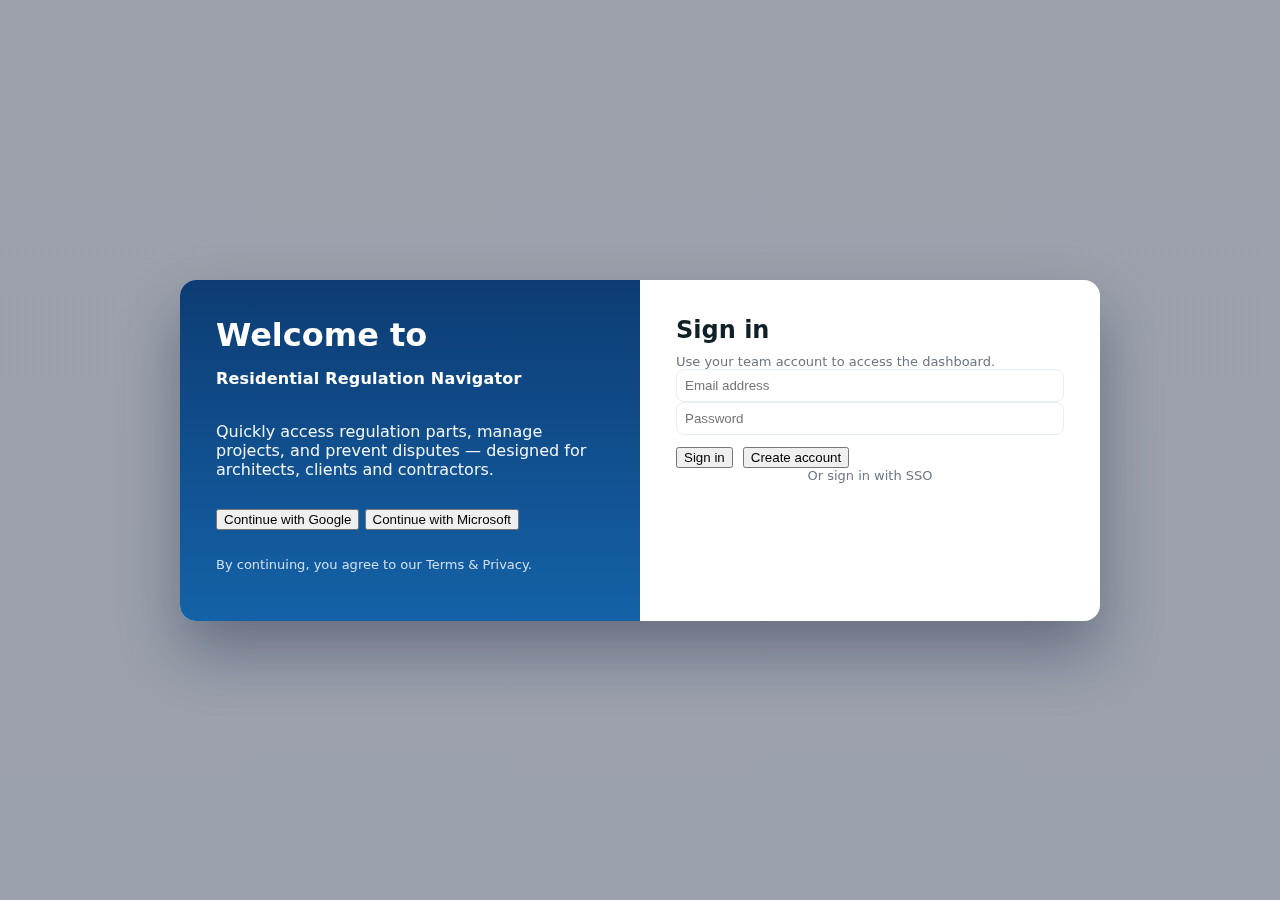
<file: index.html>
<!doctype html>
<html lang="en">
<head>
  <meta charset="utf-8" />
  <meta name="viewport" content="width=device-width,initial-scale=1" />
  <title>Residential Regulation Navigator — Prototype</title>
  <link rel="stylesheet" href="style.css" />
</head>
<body>

<!-- AUTH MODAL -->
<div id="auth" class="auth-modal">
  <div class="auth-card">
    <div class="auth-left">
      <h1>Welcome to<br><span class="brand">Residential Regulation Navigator</span></h1>
      <p class="lead">Quickly access regulation parts, manage projects, and prevent disputes — designed for architects, clients and contractors.</p>
      <div class="socials">
        <button class="alt" onclick="social('google')">Continue with Google</button>
        <button class="alt" onclick="social('microsoft')">Continue with Microsoft</button>
      </div>
      <p class="small">By continuing, you agree to our Terms & Privacy.</p>
    </div>

    <div class="auth-right">
      <div id="signInView">
        <h2>Sign in</h2>
        <p class="muted">Use your team account to access the dashboard.</p>
        <input id="email" placeholder="Email address" type="email" />
        <input id="password" placeholder="Password" type="password" />
        <div class="row">
          <button class="btn-primary" onclick="doLogin()">Sign in</button>
          <button class="alt" onclick="showSignup()">Create account</button>
        </div>
        <p class="muted center">Or sign in with SSO</p>
      </div>

      <div id="signupView" style="display:none">
        <h2>Create account</h2>
        <p class="muted">Create a new team account.</p>
        <input id="su_name" placeholder="Full name" type="text" />
        <input id="su_email" placeholder="Email address" type="email" />
        <input id="su_password" placeholder="Password" type="password" />
        <div class="row">
          <button class="btn-primary" onclick="doSignup()">Create account</button>
          <button class="alt" onclick="showSignin()">Back to sign in</button>
        </div>
      </div>
    </div>
  </div>
</div>

<!-- APP LAYOUT -->
<div id="app" class="app" style="display:none">

  <aside class="sidebar">
    <div class="brandline">
      <div class="brand">Residential Regulation Navigator</div>
      <button class="menu-toggle" aria-label="menu" onclick="/* placeholder */">≡</button>
    </div>

    <div class="small">Team · Project tools</div>

    <nav class="menu">
      <button class="active" data-target="home" onclick="navTo(event)">🏠 Dashboard</button>
      <button data-target="regulation" onclick="navTo(event)">📚 Regulation Navigator</button>
      <button data-target="dispute" onclick="navTo(event)">🛡️ Dispute Prevention</button>
      <button data-target="projects" onclick="navTo(event)">📁 Projects</button>
    </nav>

    <div style="flex:1"></div>

    <div class="profile">
      <div style="font-size:13px">Signed in as</div>
      <div style="text-align:right">
        <div class="avatar">AP</div>
        <div class="small-muted">Alex P. — Designer</div>
      </div>
    </div>
  </aside>

  <main class="main-area">
    <header class="topbar">
      <div class="search"><input placeholder="Search projects, parts or regulations..." /></div>
      <div class="userbox">
        <div class="bell">🔔</div>
        <div class="avatar small">AP</div>
        <button class="logout-btn" onclick="logout()">Logout</button>
      </div>
    </header>

    <section id="content" class="content">
      <!-- HOME / DASHBOARD -->
      <section id="home" class="page-section">
        <div class="grid">
          <div class="card welcome wide">
            <h2>Welcome!</h2>
            <p class="muted">Pick a regulation part to start — or continue a recent project.</p>

            <div class="cards-row">
              <div class="part-card" onclick="openPage('regulation')">
                <div class="icon">📘</div>
                <div class="title">Regulation Navigator</div>
                <div class="desc">Browse Parts & Clauses</div>
              </div>

              <div class="part-card" onclick="openPage('dispute')">
                <div class="icon">🛡️</div>
                <div class="title">Dispute Prevention</div>
                <div class="desc">Duty holder responsibilities & handover</div>
              </div>

              <div class="part-card" onclick="openPage('projects')">
                <div class="icon">📁</div>
                <div class="title">Projects</div>
                <div class="desc">Manage project checklists & exports</div>
              </div>
            </div>
          </div>

          <div class="card">
            <h3>Recent Projects</h3>
            <p class="muted">Quick access to active projects</p>
            <ul class="recent">
              <li><strong>8 Storey New Build</strong> — Part B ongoing</li>
              <li><strong>10 Storey Apartments</strong> — Pre-construction checks</li>
              <li><strong>Loft Conversion</strong> — Handover stage</li>
            </ul>
          </div>

          <div class="card">
            <h3>Regulation Topics</h3>
            <div class="topics">
              <label><input type="checkbox" checked> Fire Safety</label>
              <label><input type="checkbox"> Ventilation</label>
              <label><input type="checkbox"> Energy Efficiency</label>
              <label><input type="checkbox"> Overheating</label>
            </div>
          </div>
        </div>
      </section>

      <!-- REGULATION -->
      <section id="regulation" class="page-section" style="display:none">
        <div class="grid">
          <div class="card narrow">
            <h3>Project Details</h3>
            <div class="project-panel">
              <label>Project activity
                <select><option>New Build</option><option>Refurbishment</option></select>
              </label>
              <label>Number of storeys <input type="number" value="2" /></label>
              <label>External wall
                <select><option>No</option><option>Yes</option></select>
              </label>
              <label>Regulation topics
                <div class="small"><label><input type="checkbox"> Fire Safety</label><label><input type="checkbox"> Ventilation</label></div>
              </label>
            </div>
          </div>

          <div class="card wide">
            <div class="card-head">
              <h3>Regulation Navigator</h3>
              <div class="tabs">
                <button class="active">Programs</button>
                <button>Clause Viewer</button>
                <button>Checklist</button>
              </div>
            </div>

            <p class="muted">Select a part to explore</p>

            <div class="parts-grid">
              <div class="part-tile" onclick="openPart('B')">
                <div class="pt-icon">🔥</div>
                <div class="pt-title">Part B</div>
                <div class="pt-sub">Fire Safety</div>
              </div>

              <div class="part-tile" onclick="openPart('F')">
                <div class="pt-icon">🌬️</div>
                <div class="pt-title">Part F</div>
                <div class="pt-sub">Ventilation</div>
              </div>

              <div class="part-tile" onclick="openPart('L')">
                <div class="pt-icon">⚡</div>
                <div class="pt-title">Part L</div>
                <div class="pt-sub">Energy Efficiency</div>
              </div>

              <div class="part-tile" onclick="openPart('O')">
                <div class="pt-icon">🌡️</div>
                <div class="pt-title">Part O</div>
                <div class="pt-sub">Overheating</div>
              </div>
            </div>

            <div class="card-actions">
              <button class="btn-primary" onclick="openClause()">Open Selected</button>
              <button class="alt">Export</button>
            </div>
          </div>

          <div class="card">
            <h3>Related Links</h3>
            <p class="muted">Quick access</p>
            <ul class="links">
              <li>Guidance notes</li>
              <li>Handover checklist</li>
              <li>Regulation 38</li>
            </ul>
          </div>
        </div>
      </section>

      <!-- DISPUTE -->
      <!-- DISPUTE -->
<section id="dispute" class="page-section" style="display:none">
  <div class="grid">
    <div class="card wide">
      <div class="navigator-wrapper">
        <h2>Dispute Prevention Navigator</h2>

        <!-- Q&A TOP BOX -->
        <div class="qa-box">
          <h3>Are you building or renovating a residential dwelling?</h3>
          <button onclick="selectAnswer(this)">Yes</button>
          <button onclick="selectAnswer(this)">No</button>
          <button onclick="selectAnswer(this)">I'm Not Sure</button>
        </div>

        <!-- Tabs -->
        <div class="tabs">
          <button id="responsibilities-btn" class="active" onclick="switchTab('responsibilities')">Duty holder Responsibilities</button>
          <button id="reg38-btn" onclick="switchTab('reg38')">Regulation 38</button>
          <button id="handover-btn" onclick="switchTab('handover')">Handover</button>
        </div>

        <!-- Responsibilities Section -->
        <div id="responsibilities" class="section active">
          <div class="responsibilities">
            <div class="row header">
              <div>Client</div>
              <div>Designer</div>
              <div>Principal Contractor</div>
            </div>
            <div class="row">
              <div>Make suitable arrangements</div>
              <div>Provide adequate designs</div>
              <div>Ensure work compliance</div>
            </div>
          </div>
        </div>

        <!-- Regulation 38 Section -->
        <div id="reg38" class="section">
          <h3>Regulation 38 Requirements</h3>
          <p>Information that must be provided to the responsible persons upon project completion.</p>
        </div>

        <!-- Handover Section -->
        <div id="handover" class="section">
          <h3>Handover Guidance</h3>
          <p>Steps required to safely and legally hand over the building.</p>
        </div>

        <!-- Progress BOTTOM BOX -->
        <div class="progress-wrapper">
          <div class="progress-steps">
            <div class="step active">Preparation</div>
            <div class="step active">Design</div>
            <div class="step">Construction</div>
            <div class="step">Handover</div>
          </div>
          <div class="progress-line">
            <span class="line-fill"></span>
          </div>
        </div>

      </div>
    </div>
  </div>
</section>


      <!-- PROJECTS -->
      <section id="projects" class="page-section" style="display:none">
        <div class="grid">
          <div class="card wide">
            <h3>All Projects</h3>
            <p class="muted">Manage and open projects</p>
            <table class="table">
              <thead><tr><th>Project</th><th>Stage</th><th>Parts</th><th>Owner</th></tr></thead>
              <tbody>
                <tr><td>8 Storey New Build</td><td>Construction</td><td>B, L</td><td>City Dev</td></tr>
                <tr><td>10 Storey Apartments</td><td>Design</td><td>B</td><td>Urban Arch</td></tr>
                <tr><td>Loft Conversion</td><td>Handover</td><td>F</td><td>Private</td></tr>
              </tbody>
            </table>
          </div>

          <div class="card">
            <h3>Quick Actions</h3>
            <div class="actions-col">
              <button class="btn-primary">Create Project</button>
              <button class="alt">Import Checklist</button>
              <button class="alt">Export Project</button>
            </div>
          </div>
        </div>
      </section>

    </section>
  </main>
</div>

<script src="script.js"></script>
</body>
</html>
</file>
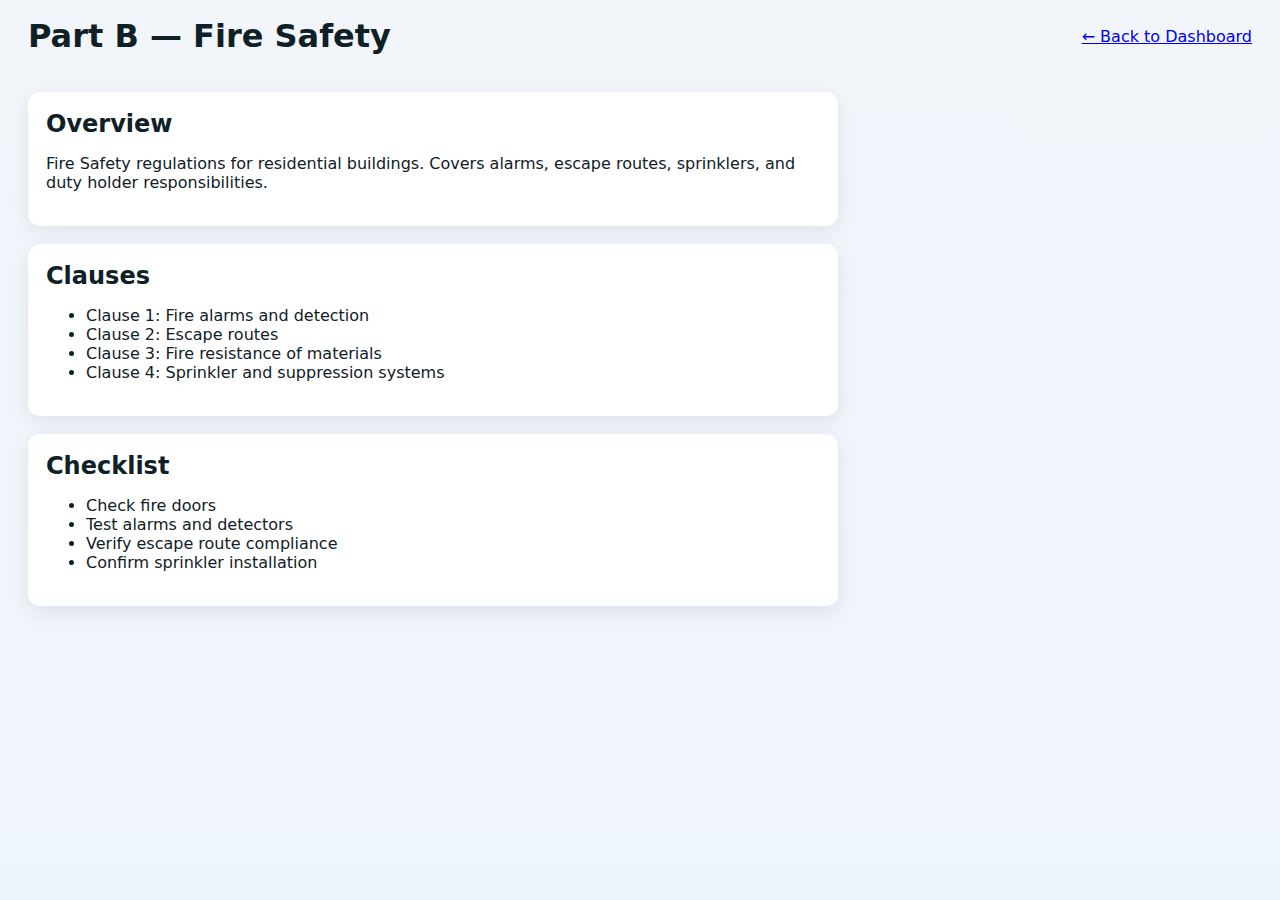
<file: part-b.html>
<!doctype html>
<html lang="en">
<head>
  <meta charset="utf-8" />
  <meta name="viewport" content="width=device-width,initial-scale=1" />
  <title>Part B — Fire Safety</title>
  <link rel="stylesheet" href="style.css" />
</head>
<body>
  <header class="topbar">
    <h1>Part B — Fire Safety</h1>
    <a href="index.html" class="btn-primary" style="margin-left:20px;">← Back to Dashboard</a>
  </header>

  <main class="content">
    <div class="grid">
      <div class="card wide">
        <h2>Overview</h2>
        <p>Fire Safety regulations for residential buildings. Covers alarms, escape routes, sprinklers, and duty holder responsibilities.</p>
      </div>

      <div class="card wide">
        <h2>Clauses</h2>
        <ul>
          <li>Clause 1: Fire alarms and detection</li>
          <li>Clause 2: Escape routes</li>
          <li>Clause 3: Fire resistance of materials</li>
          <li>Clause 4: Sprinkler and suppression systems</li>
        </ul>
      </div>

      <div class="card wide">
        <h2>Checklist</h2>
        <ul>
          <li>Check fire doors</li>
          <li>Test alarms and detectors</li>
          <li>Verify escape route compliance</li>
          <li>Confirm sprinkler installation</li>
        </ul>
      </div>
    </div>
  </main>
</body>
</html>
</file>
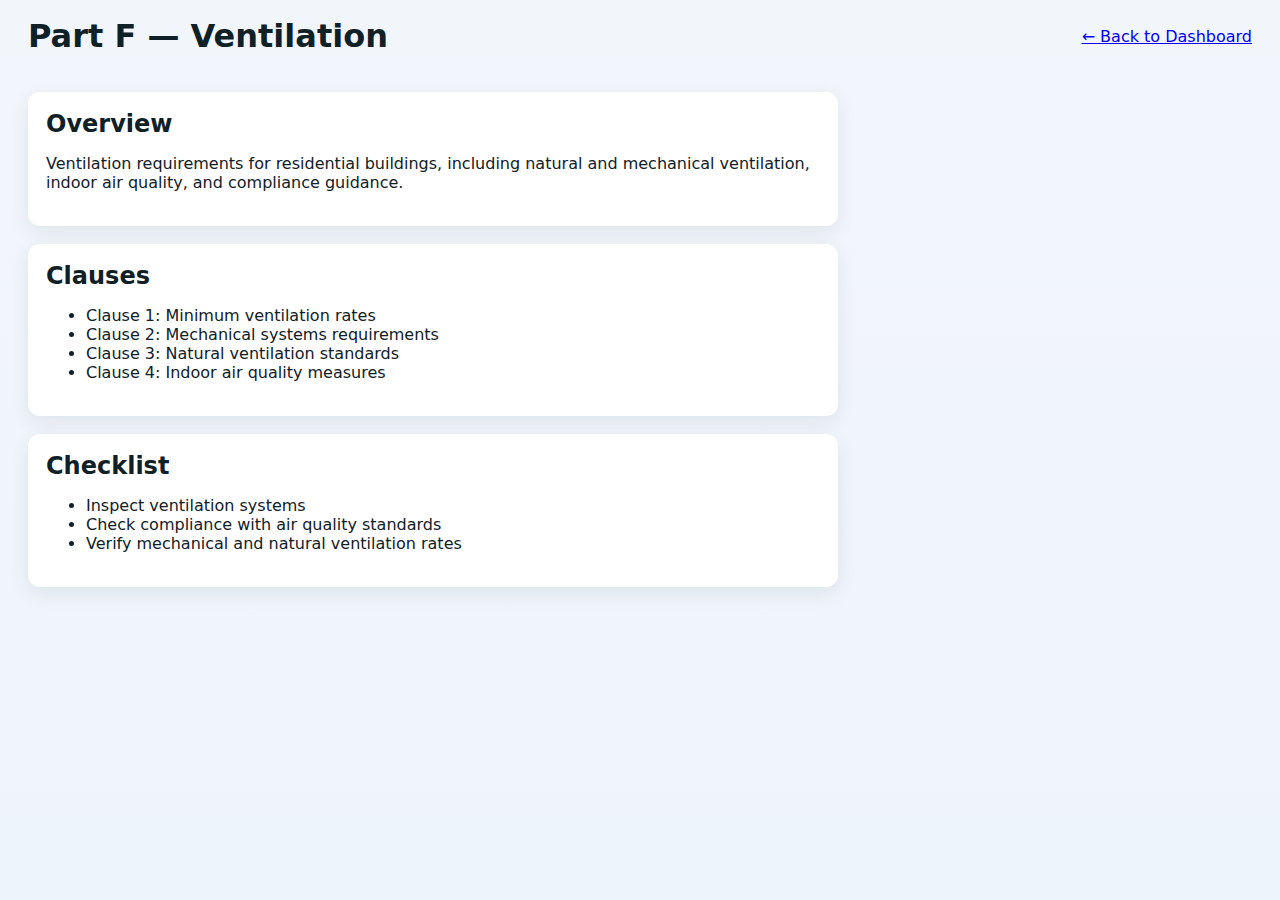
<file: part-f.html>
<!doctype html>
<html lang="en">
<head>
  <meta charset="utf-8" />
  <meta name="viewport" content="width=device-width,initial-scale=1" />
  <title>Part F — Ventilation</title>
  <link rel="stylesheet" href="style.css" />
</head>
<body>
  <header class="topbar">
    <h1>Part F — Ventilation</h1>
    <a href="index.html" class="btn-primary" style="margin-left:20px;">← Back to Dashboard</a>
  </header>

  <main class="content">
    <div class="grid">
      <div class="card wide">
        <h2>Overview</h2>
        <p>Ventilation requirements for residential buildings, including natural and mechanical ventilation, indoor air quality, and compliance guidance.</p>
      </div>

      <div class="card wide">
        <h2>Clauses</h2>
        <ul>
          <li>Clause 1: Minimum ventilation rates</li>
          <li>Clause 2: Mechanical systems requirements</li>
          <li>Clause 3: Natural ventilation standards</li>
          <li>Clause 4: Indoor air quality measures</li>
        </ul>
      </div>

      <div class="card wide">
        <h2>Checklist</h2>
        <ul>
          <li>Inspect ventilation systems</li>
          <li>Check compliance with air quality standards</li>
          <li>Verify mechanical and natural ventilation rates</li>
        </ul>
      </div>
    </div>
  </main>
</body>
</html>
</file>
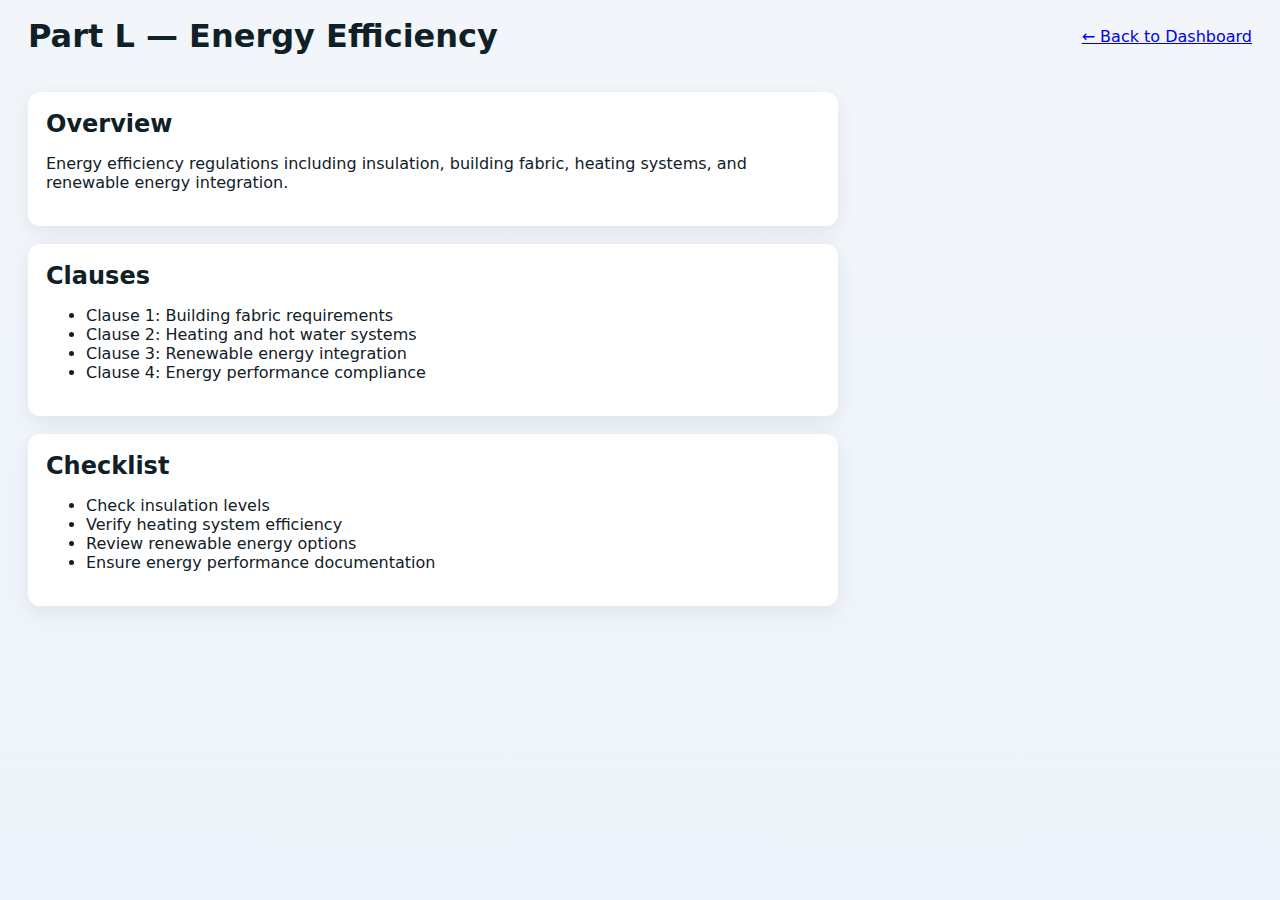
<file: part-l.html>
<!doctype html>
<html lang="en">
<head>
  <meta charset="utf-8" />
  <meta name="viewport" content="width=device-width,initial-scale=1" />
  <title>Part L — Energy Efficiency</title>
  <link rel="stylesheet" href="style.css" />
</head>
<body>
  <header class="topbar">
    <h1>Part L — Energy Efficiency</h1>
    <a href="index.html" class="btn-primary" style="margin-left:20px;">← Back to Dashboard</a>
  </header>

  <main class="content">
    <div class="grid">
      <div class="card wide">
        <h2>Overview</h2>
        <p>Energy efficiency regulations including insulation, building fabric, heating systems, and renewable energy integration.</p>
      </div>

      <div class="card wide">
        <h2>Clauses</h2>
        <ul>
          <li>Clause 1: Building fabric requirements</li>
          <li>Clause 2: Heating and hot water systems</li>
          <li>Clause 3: Renewable energy integration</li>
          <li>Clause 4: Energy performance compliance</li>
        </ul>
      </div>

      <div class="card wide">
        <h2>Checklist</h2>
        <ul>
          <li>Check insulation levels</li>
          <li>Verify heating system efficiency</li>
          <li>Review renewable energy options</li>
          <li>Ensure energy performance documentation</li>
        </ul>
      </div>
    </div>
  </main>
</body>
</html>
</file>
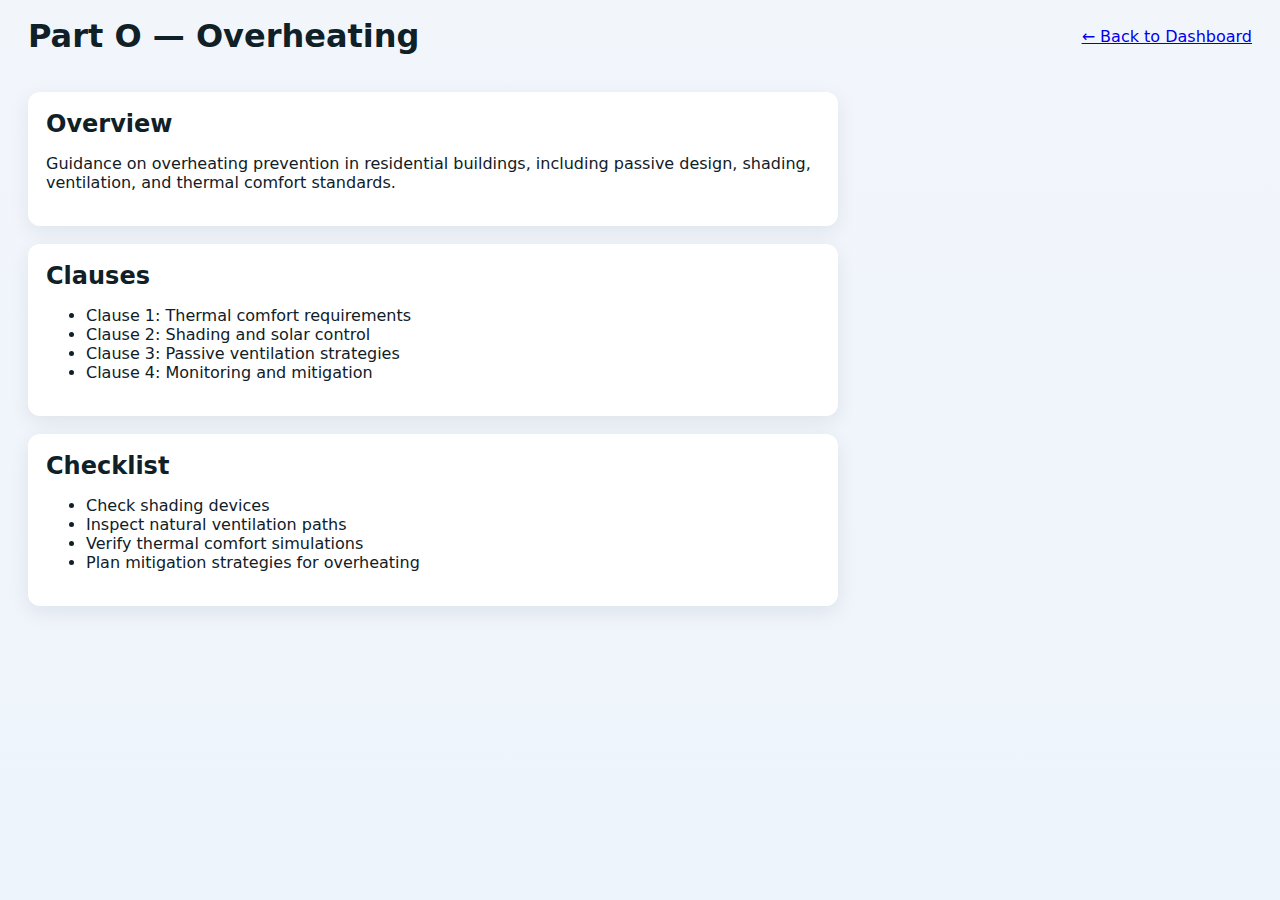
<file: part-o.html>
<!doctype html>
<html lang="en">
<head>
  <meta charset="utf-8" />
  <meta name="viewport" content="width=device-width,initial-scale=1" />
  <title>Part O — Overheating</title>
  <link rel="stylesheet" href="style.css" />
</head>
<body>
  <header class="topbar">
    <h1>Part O — Overheating</h1>
    <a href="index.html" class="btn-primary" style="margin-left:20px;">← Back to Dashboard</a>
  </header>

  <main class="content">
    <div class="grid">
      <div class="card wide">
        <h2>Overview</h2>
        <p>Guidance on overheating prevention in residential buildings, including passive design, shading, ventilation, and thermal comfort standards.</p>
      </div>

      <div class="card wide">
        <h2>Clauses</h2>
        <ul>
          <li>Clause 1: Thermal comfort requirements</li>
          <li>Clause 2: Shading and solar control</li>
          <li>Clause 3: Passive ventilation strategies</li>
          <li>Clause 4: Monitoring and mitigation</li>
        </ul>
      </div>

      <div class="card wide">
        <h2>Checklist</h2>
        <ul>
          <li>Check shading devices</li>
          <li>Inspect natural ventilation paths</li>
          <li>Verify thermal comfort simulations</li>
          <li>Plan mitigation strategies for overheating</li>
        </ul>
      </div>
    </div>
  </main>
</body>
</html>
</file>
<file: style.css>
:root{
  --nav:#114070; --accent:#2b7be9; --muted:#6b7785; --card:#ffffff; --bg:#eef4fb;
  --radius:12px;
  font-family: 'Inter', system-ui, -apple-system, 'Segoe UI', Roboto, Arial;
}
*{box-sizing:border-box}
html,body{height:100%;margin:0;background:linear-gradient(180deg,#f2f6fb 0%,var(--bg) 100%);color:#102027}

/* APP LAYOUT */
.app{display:grid;grid-template-columns:260px 1fr;min-height:100vh}
.sidebar{background:var(--nav);color:white;padding:22px;border-right:1px solid rgba(255,255,255,0.06);display:flex;flex-direction:column;gap:18px}
.brand{font-weight:700;letter-spacing:0.2px;font-size:16px}
.brandline{display:flex;align-items:center;justify-content:space-between}
.menu{display:flex;flex-direction:column;gap:8px;margin-top:6px}
.menu button{background:transparent;border:none;color:rgba(255,255,255,0.92);text-align:left;padding:10px;border-radius:10px;cursor:pointer}
.menu button:hover{background:rgba(255,255,255,0.04)}
.menu button.active{background:linear-gradient(90deg, rgba(255,255,255,0.06), rgba(255,255,255,0.02));}

/* TOPBAR */
.topbar{height:72px;display:flex;align-items:center;justify-content:space-between;padding:16px 28px;background:transparent}
.search input{padding:10px 12px;border-radius:10px;border:1px solid #e2e8f0;background:white;min-width:260px}
.userbox{display:flex;gap:12px;align-items:center}
.avatar{width:40px;height:40px;border-radius:10px;background:linear-gradient(135deg,var(--accent),#5ec1ff);display:flex;align-items:center;justify-content:center;color:white;font-weight:700}

/* GRID & CARDS */
.content{padding:20px 28px}
.grid{display:grid;grid-template-columns:repeat(12,1fr);gap:18px}
.card{grid-column:span 4;background:var(--card);padding:18px;border-radius:var(--radius);box-shadow:0 6px 20px rgba(16,24,40,0.08)}
.card.wide{grid-column:span 8}
.card.narrow{grid-column:span 3}
.welcome{grid-column:span 8}

/* misc */
h2,h3{margin:0 0 10px 0}
.muted{color:var(--muted);font-size:13px;margin:0}
.small{font-size:13px;color:rgba(255,255,255,0.8)}
.center{text-align:center}

/* project panel */
.project-panel label{display:block;margin-bottom:10px;font-size:14px}
.project-panel select,input{width:100%;padding:8px;border-radius:8px;border:1px solid #e6eef9}

/* parts grid */
.parts-grid{display:flex;gap:12px;margin-top:12px;flex-wrap:wrap}
.part-tile{flex:1 1 180px;background:#fff;padding:16px;border-radius:10px;cursor:pointer;box-shadow:0 6px 18px rgba(16,24,40,0.06);text-align:center}
.part-tile .pt-icon{font-size:28px;margin-bottom:8px}
.card-actions{display:flex;gap:12px;margin-top:14px}

/* lists */
.recent{margin-top:12px;padding-left:18px}
.topics label{display:block;margin-bottom:8px}
.links{margin-top:10px;padding-left:18px}

/* dispute */
/* Dispute Prevention Navigator */
.navigator-wrapper {
    background: white;
    padding: 24px;
    border-radius: 12px;
    box-shadow: 0 6px 20px rgba(16,24,40,0.08);
}

.navigator-wrapper h2 {
    margin-bottom: 20px;
    color: #114070;
}

/* Tabs */
.tabs {
    display: flex;
    gap: 12px;
    margin-bottom: 24px;
}
.tabs button {
    padding: 8px 16px;
    border: 1px solid #cbd5e1;
    background: #e2e8f0;
    border-radius: 6px;
    cursor: pointer;
}
.tabs button.active {
    background: #114070;
    color: white;
}

/* Q&A Box */
.qa-box {
    background: #f1f5f9;
    padding: 20px;
    border-radius: 8px;
    margin-bottom: 30px;
}
.qa-box h3 {
    margin-top: 0;
    color: #114070;
}
.qa-box button {
    margin-right: 10px;
    padding: 8px 14px;
    border-radius: 6px;
    border: 1px solid #cbd5e1;
    background: white;
    cursor: pointer;
}
.qa-box button.active {
    background: #114070;
    color: white;
    border-color: #114070;
}

/* Sections */
.section { display: none; }
.section.active { display: block; }

/* Responsibilities Table */
.responsibilities {
    width: 100%;
    margin-top: 20px;
}
.responsibilities .row {
    display: grid;
    grid-template-columns: repeat(3, 1fr);
    padding: 12px 0;
    border-bottom: 1px solid #e5e7eb;
}
.responsibilities .row.header {
    font-weight: bold;
    background: #f1f5f9;
    color: #114070;
}
.responsibilities .row div {
    padding: 6px 10px;
}

/* Progress */
.progress-wrapper {
    background: #f8fafc;
    padding: 20px;
    border-radius: 8px;
    margin-top: 30px;
}
.progress-steps {
    display: flex;
    justify-content: space-between;
    margin-bottom: 10px;
}
.step {
    text-align: center;
    font-size: 14px;
    color: #6b7785;
    width: 25%;
}
.step.active {
    color: #114070;
    font-weight: 600;
}
.progress-line {
    width: 100%;
    height: 4px;
    background: #cbd5e1;
    position: relative;
    border-radius: 4px;
}
.line-fill {
    display: block;
    width: 33%;
    height: 100%;
    background: #114070;
    border-radius: 4px;
}


/* table */
table{width:100%;border-collapse:collapse}
td,th{padding:12px;border-bottom:1px solid #f0f5fb;text-align:left}
th{font-weight:600;color:#1f2d3d}

/* timeline */
.timeline{display:flex;align-items:center;gap:18px;padding:12px 0;flex-wrap:wrap}
.step{display:flex;flex-direction:column;align-items:center;gap:8px}
.dot{width:14px;height:14px;border-radius:50%;background:#cbdffb;border:4px solid white;box-shadow:0 2px 6px rgba(11,38,103,0.08)}
.dot.active{background:var(--accent)}
.bar{height:4px;background:linear-gradient(90deg,#dbefff,#b3daff);flex:1;border-radius:3px}

/* auth modal */
.auth-modal{position:fixed;inset:0;display:flex;align-items:center;justify-content:center;background:linear-gradient(180deg, rgba(6,12,34,0.36), rgba(6,12,34,0.36));z-index:60}
.auth-card{width:920px;display:grid;grid-template-columns:1fr 1fr;background:var(--card);border-radius:16px;overflow:hidden;box-shadow:0 30px 60px rgba(10,20,45,0.35)}
.auth-left{padding:36px;background:linear-gradient(180deg,#0d3c73,#1462a8);color:white;display:flex;flex-direction:column;gap:14px}
.auth-left h1{margin:0}
.auth-right{padding:36px}
.form-group{margin-bottom:12px}
.form-group input{width:100%;padding:12px;border-radius:10px;border:1px solid #e6eef9}
.row{display:flex;gap:10px;margin-top:12px}
.lead{opacity:0.95}
.small-muted{font-size:12px;color:rgba(255,255,255,0.8)}

/* responsive */
@media(max-width:980px){.app{grid-template-columns:1fr}.sidebar{display:none}.card{grid-column:span 12}.auth-card{width:92%;grid-template-columns:1fr}}
</file>
